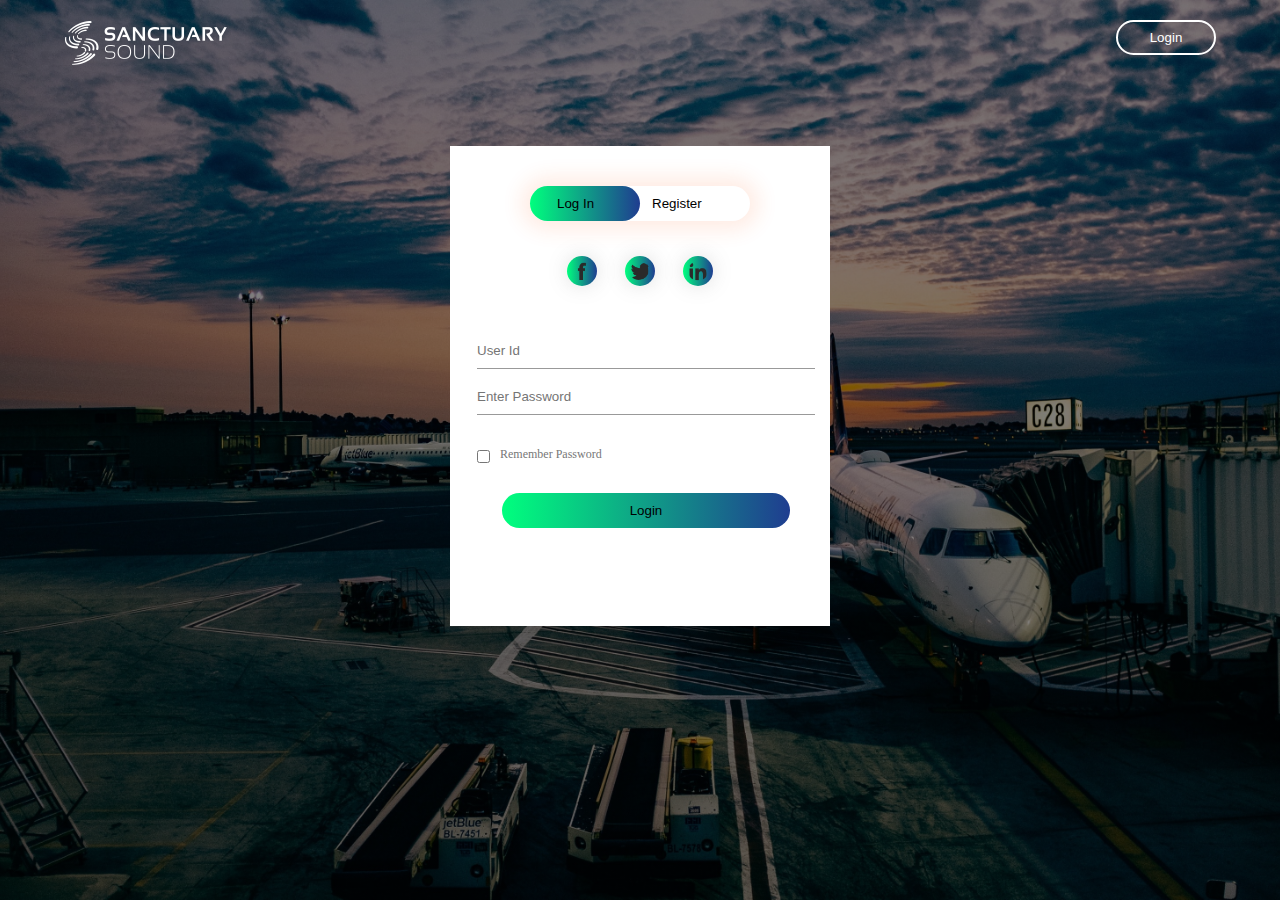
<file: login.html>
<!DOCTYPE html>
<html lang="en">
<head>
    <meta charset="UTF-8">
    <meta http-equiv="X-UA-Compatible" content="IE=edge">
    <meta name="viewport" content="width=device-width, initial-scale=1.0">
    <link rel="stylesheet" href="style.css">
    <link rel="shortcut icon" href="images/favi-01.png" type="image/x-icon">
    <title>Login - RichDam</title>
</head>
<body>
    <div class="hero">
        <div class="contain">
            <a href="index.html"><img src="images/web-01.png"></a>
            <a href="login.html"><button type="button" class="login-btn">Login</button></a>
        </div>
        <div class="form-box">
            <div class="button-box">
                <div id="btn"></div>
                <button type="button" class="toggle-btn" onclick="login()">Log In</button>
                <button type="button" class="toggle-btn" onclick="register()">Register</button>
            </div>
            <div class="social-icons">
                <img src="images/facebook.png">
                <img src="images/twitter.png">
                <img src="images/linkedin.png">
            </div>
            <form action="" id="login" class="input-group">
                <input type="text" class="input-field" placeholder="User Id" required>
                <input type="password" class="input-field" placeholder="Enter Password" required>
                <input type="checkbox" class="check-box"><span>Remember Password</span>
                <button type="submit" class="submit-btn">Login</button>
            </form>
            <form action="" id="register" class="input-group">
                <input type="text" class="input-field" placeholder="User Id" required>
                <input type="email" class="input-field" placeholder="Email Id" required>
                <input type="password" class="input-field" placeholder="Enter Password" required>
                <input type="checkbox" class="check-box"><span>I agree to the TERMS & CONDITIONS</span>
                <button type="submit" class="submit-btn">Register</button>
            </form>
        </div>
    </div>

    <script>
        let x = document.getElementById('login');
        let y = document.getElementById('register');
        let z = document.getElementById('btn');

        function register(){
            x.style.left = "-400px";
            y.style.left = "25px";
            z.style.left = "110px";
        }

        function login(){
            x.style.left = "25px";
            y.style.left = "450px";
            z.style.left = "0";
        }


    </script>
</body>
</html>
</file>
<file: style.css>
*{
    margin: 0;
    padding: 0;
    box-sizing: border-box;
}
.header{
    height: 100vh;
    background-image: linear-gradient(rgba(0,0,0,0.6),rgba(0,0,0,0.6)), url(images/banner1.jpg);
    background-size: cover;
    background-position: center;
    background-attachment: fixed;
    padding-top: 20px;
    text-align: center;
    color: #fff;
}
.header img{
    width: 170px;
    float: left;
}
.login-btn{
    width: 100px;
    padding: 8px 0;
    outline: none !important;
    border: 2px solid #fff;
    border-radius: 50px;
    background: transparent;
    color: #fff;
    float: right;
    cursor: pointer;
}
.header h1{
    padding-top: 260px;
    padding-bottom: 0;
    font-size: 55px;
}
.header p{
    margin: 18px 0;
}
.input-group{
    width: 90% !important;
    max-width: 500px;
    border-radius: 30px;
    background: #fff;
    margin: auto;
    padding: 2px;
}
.form-control{
    border: 0 !important;
    border-radius: 30px!important;
    margin: 2px;
    box-shadow: none !important;
}
.input-group-text{
    width: 100px;
    background-image: linear-gradient(#00ff7e, #1f3d90);
    border: 0 !important;
    color: #fff !important;
    padding: 0 25px !important;
    border-radius: 30px !important;
    box-shadow: none;
}

/* Features */
.features{
    padding: 100px 0;
}
h1{
    text-align: center;
    padding-bottom: 30px;
}
.feature-img img{
    width: 100%;
}
.price{
    width: 50px;
    height: 50px;
    background: #ff5722;
    color: #fff;
    font-weight: 600;
    border-radius: 50%;
    padding: 10px;
    box-shadow: 0 0 10px 1px rgba(37,73,214,0.18);
    position: absolute;
    left: 20px;
    bottom: -25px;
}
.feature-img{
    position: relative;
}
.rating{
    padding: 3px;
    float: right;
    background: #fff;
    border: -1px;
    right: 0;
    position: absolute;
    bottom: 0;
}
.features .fa{
    font-size: 15px;
    color: #ff5722;
}
.feature-details{
    padding: 20px;
    text-align: justify;
}
.feature-details h4{
    font-weight: 600;
    margin-top: 20px;
}
.feature-details .fa{
    margin-right: 5px;
}
.feature-box{
    box-shadow: 0 0 10px 1px rgba(37,73,214,0.18);
    margin-bottom: 30px;
}
.gallery{
    padding: 100px 0;
    background: #efefef;
}
.gallery-box img{
    width: 100%;
    border-radius: 10px;
    cursor: pointer;
    transition: 1s;
}
.gallery-box img:hover{
    transform: scale(1.1);
}
.gallery-box h4{
    display: block;
    color: #fff;
    text-shadow: -2px 2px 2px #000;
    font-weight: 600;
    font-size: 20px;
    position: absolute;
    top: 50%;
    left: 50%;
    transform: translate(-50%, -50%);
}
.gallery-box{
    position: relative;
    margin-bottom: 30px;
}
.banner{
    height: 80vh;
    background-image: url(images/banner2.jpg);
    background-position: center;
    background-size: cover;
    background-attachment: fixed;
    padding-top: 14%;
}
.banner-highlights{
    padding: 70px 0;
    background: rgba(0,0,0,0.7);
    text-align: center;
    color: #fff;
}
.booking-btn{
    width: 120px;
    padding: 8px 0;
    outline: none !important;
    border: 2px solid #fff;
    border-radius: 50px;
    background: transparent;
    color: #fff;
    margin-top: 20px;
}
.users-feedback{
    padding: 100px 0;
}
.user-review{
    text-align: center;
    box-shadow: 0 0 10px 0 rgba(0,0,100,0.2);
    padding-bottom: 50px;
}
.user-review p{
    padding: 50px 10px 10px;
}
.users-feedback img{
    width: 60px;
    height: 60px;
    border-radius: 50%;
    position: relative;
    margin: -30px 0 20px 40%;
}
.user-review p::before{
    content: '\201d';
    display: block;
    position: absolute;
    font-size: 100px;
    color: #6495ed;
    font-family: sans-serif;
    left: 44%;
    top: -20px;
}
.footer{
    padding: 100px 20px 15px;
    background-image: linear-gradient(#2d557d, #9610fb);
    color: #fff;
}
.footer-logo{
    width: 150px;
    margin: 15px 0;
}
.footer h4{
    text-align: left;
    margin: 15px 0 25px;
}
.footer p{
    font-size: 12px;
    text-align: justify;
    padding-right: 35px;
}
.footer .row .fa{
    padding-right: 20px;
    font-size: 15px;
}
.footer hr{
    margin-top: 10px;
    background: #efefef;
}
.footer .copyright{
    text-align: center;
    font-size: 15px;
    font-weight: 600;
}
.dam{
    color: #fcc1af;
}


/* LOGIN PAGE */
.hero{
    padding-top: 20px;
    height: 100%;
    width: 100%;
    background-image: linear-gradient(rgba(0,0,0,0.5), rgba(0,0,0,0.5)), url(images/banner.jpg);
    background-position: center;
    background-size: cover;
    position: absolute;
}
.hero .contain{
    margin: auto 5%;
}
.hero .form-box{
    width: 380px;
    height: 480px;
    position: relative;
    margin: 6% auto;
    background: #fff;
    padding: 5px;
    overflow: hidden;
}
.hero .button-box{
    width: 220px;
    margin: 35px auto;
    position: relative;
    box-shadow: 0 0 20px 9px #ff61241f;
    border-radius: 30px;
}
.hero .toggle-btn{
    padding: 10px 27px;
    cursor: pointer;
    background: transparent;
    border: 0;
    outline: none;
    position: relative;
}
.hero #btn{
    top: 0;
    left: 0;
    position: absolute;
    width: 110px;
    height: 100%;
    background: linear-gradient(to right, #00ff7e, #1f3d90);
    border-radius: 30px;
    transition: .5s;
}
.hero .social-icons{
    margin: 30px auto;
    text-align: center;
}
.hero .social-icons img{
    width: 30px;
    margin: 0 12px;
    box-shadow: 0 0 20px 0 #7f7f7f3d;
    cursor: pointer;
    border-radius: 50%;
    padding: 5px;
    background: linear-gradient(to right, #00ff7e, #1f3d90);
}
.hero .input-group{
    top: 180px;
    position: absolute;
    width: 280px;
    transition: .5s;
}
.hero .input-field{
    width: 100%;
    padding: 10px 0;
    margin: 5px 0;
    border-left: 0;
    border-top: 0;
    border-right: 0;
    border-bottom: 1px solid #999;
    outline: none;
    background: transparent;
}
.hero .submit-btn{
    width: 85%;
    padding: 10px 30px;
    cursor: pointer;
    display: block;
    margin: auto;
    background: linear-gradient(to right, #00ff7e, #1f3d90);
    border: 0;
    outline: none;
    border-radius: 30px;
}
.hero .check-box{
    margin: 30px 10px 30px 0;
}
.hero form span{
    color: #777;
    font-size: 12px;
    bottom: 68px;
    position: absolute;
}
.hero #login{
    left: 25px;
}
.hero #register{
    left: 450px;
}
</file>
